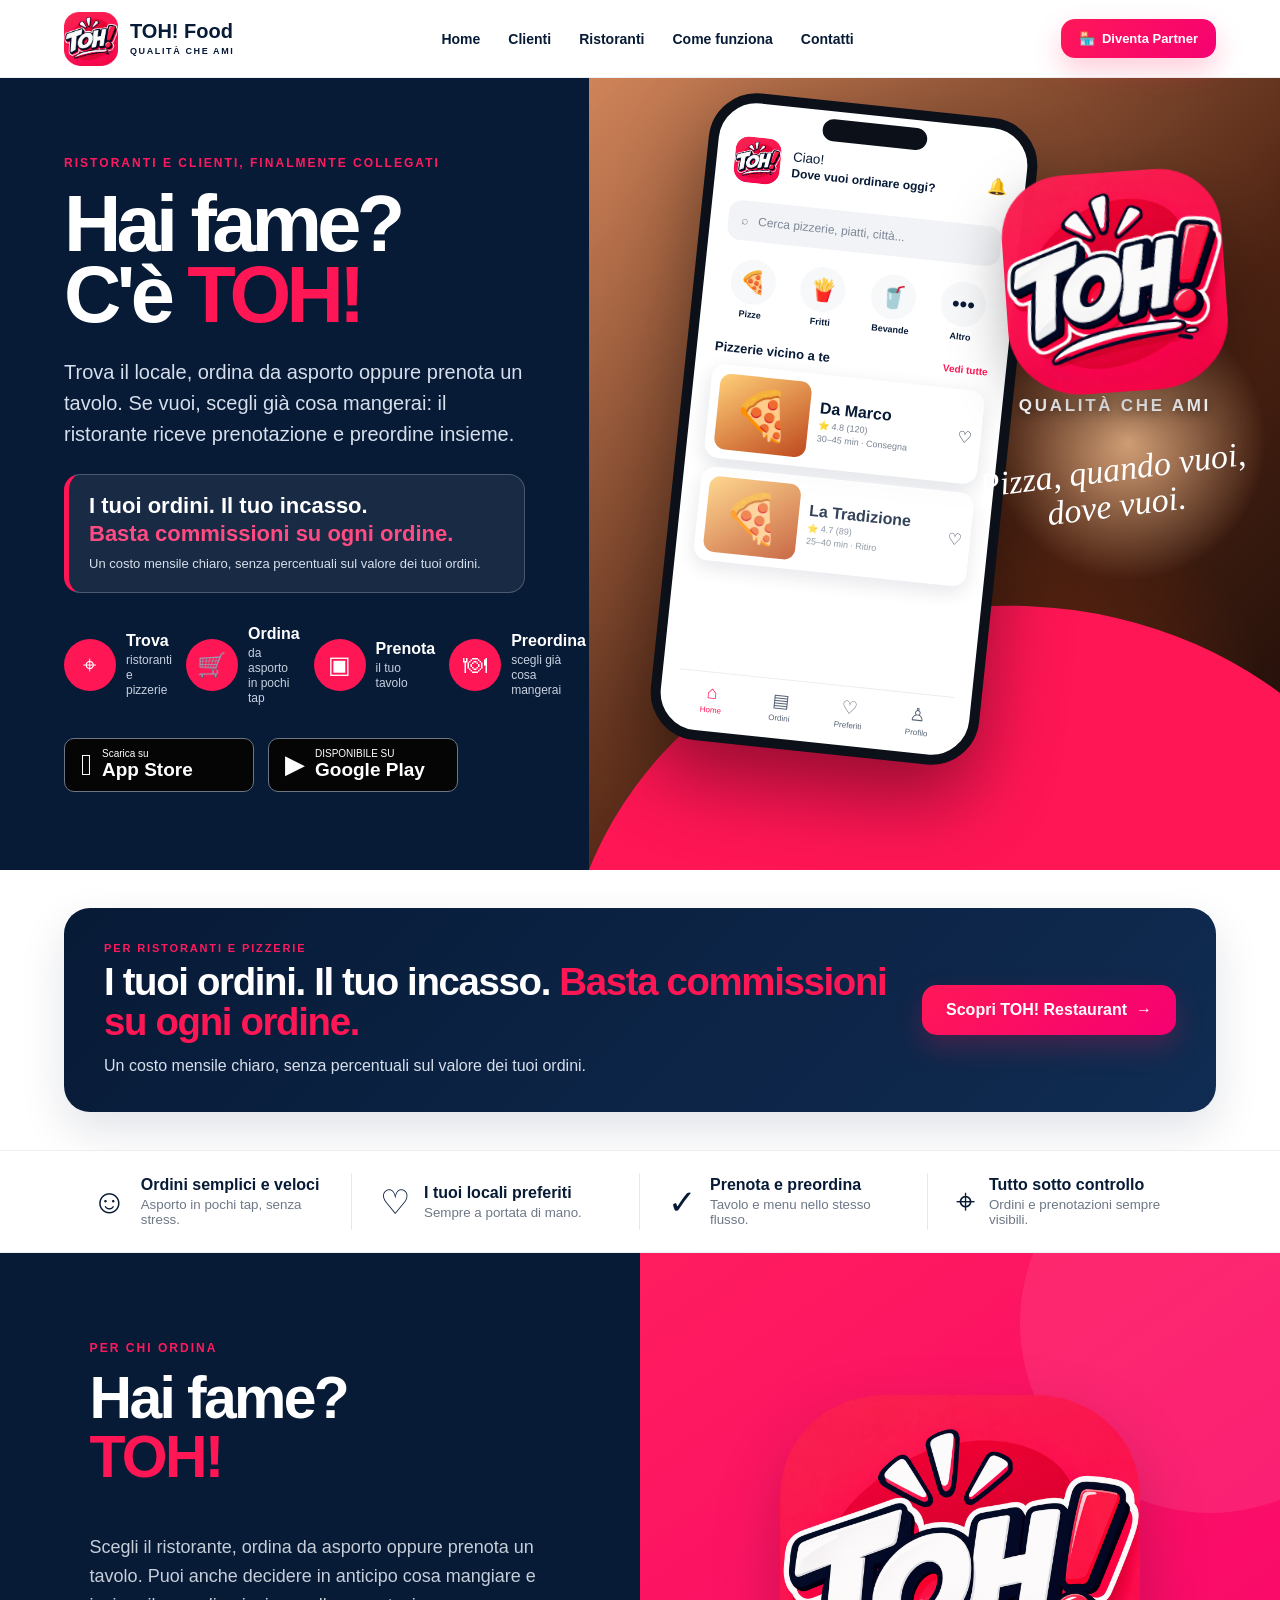
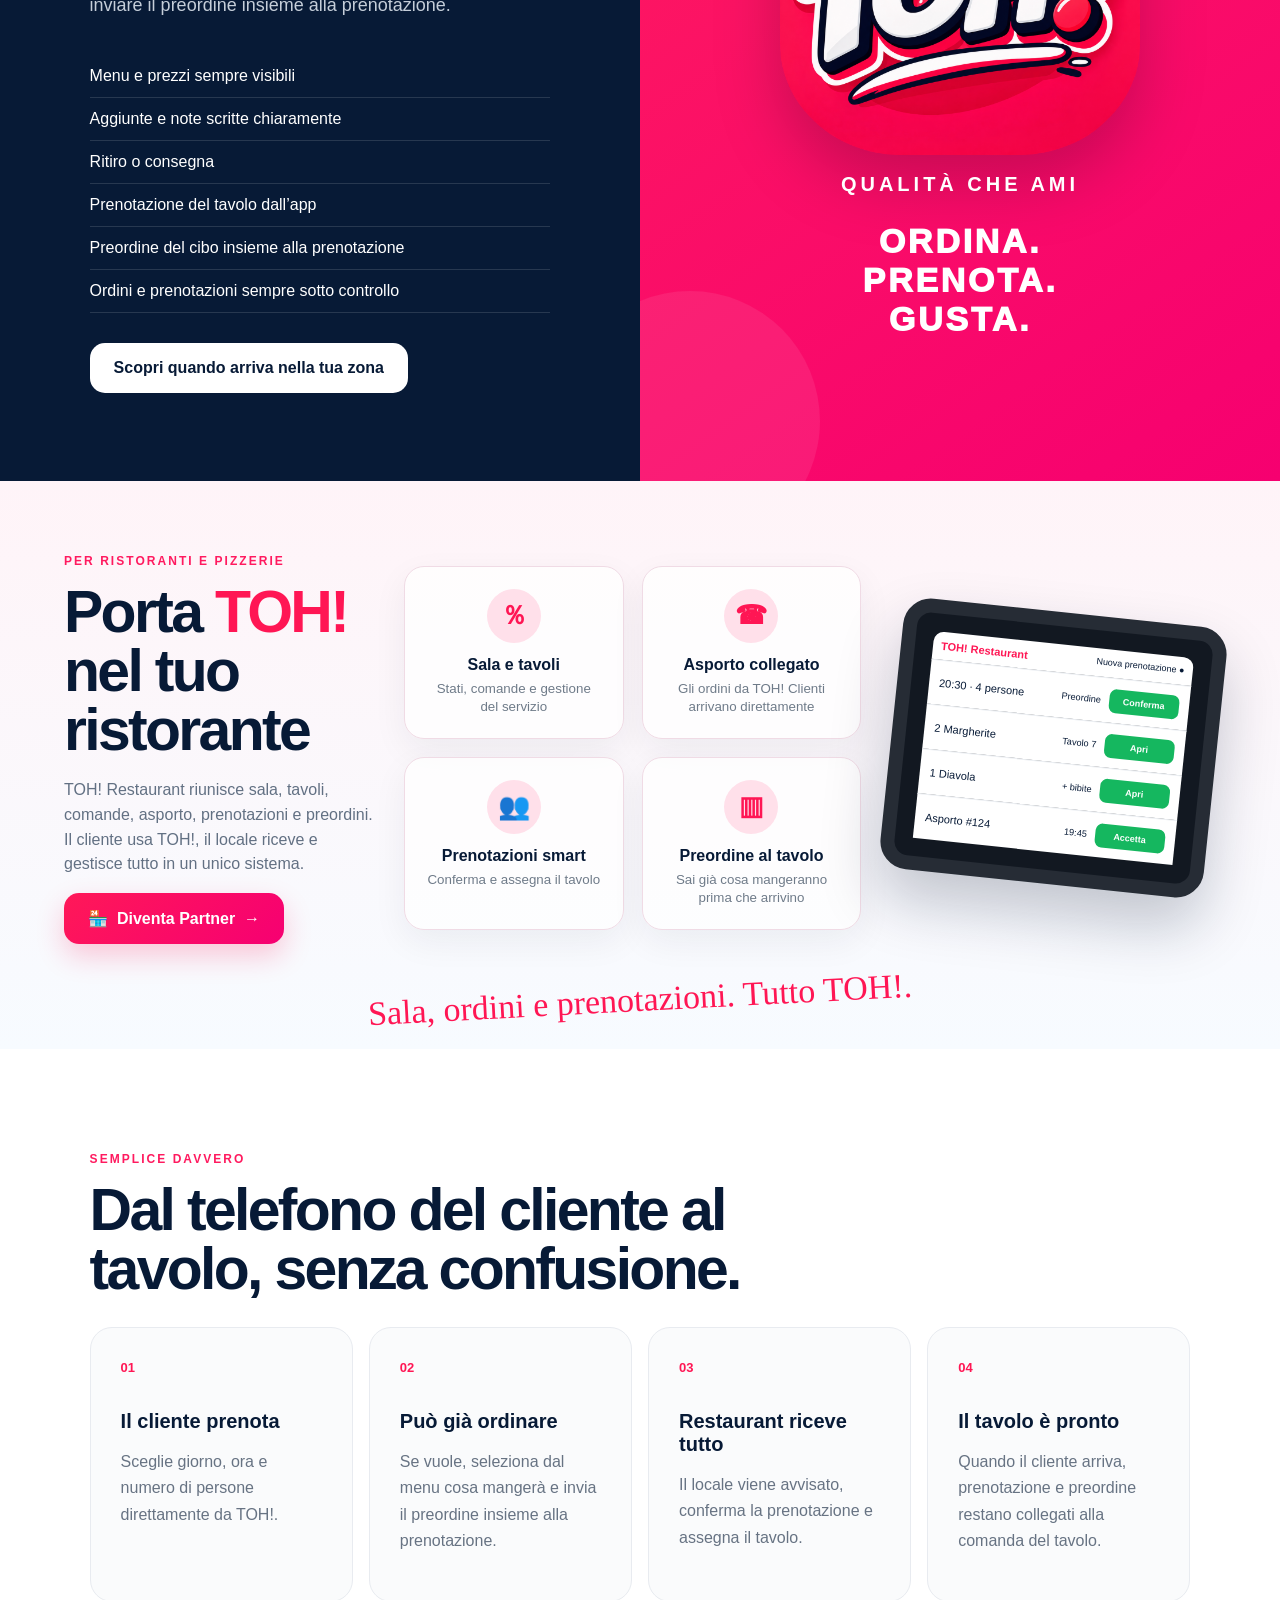
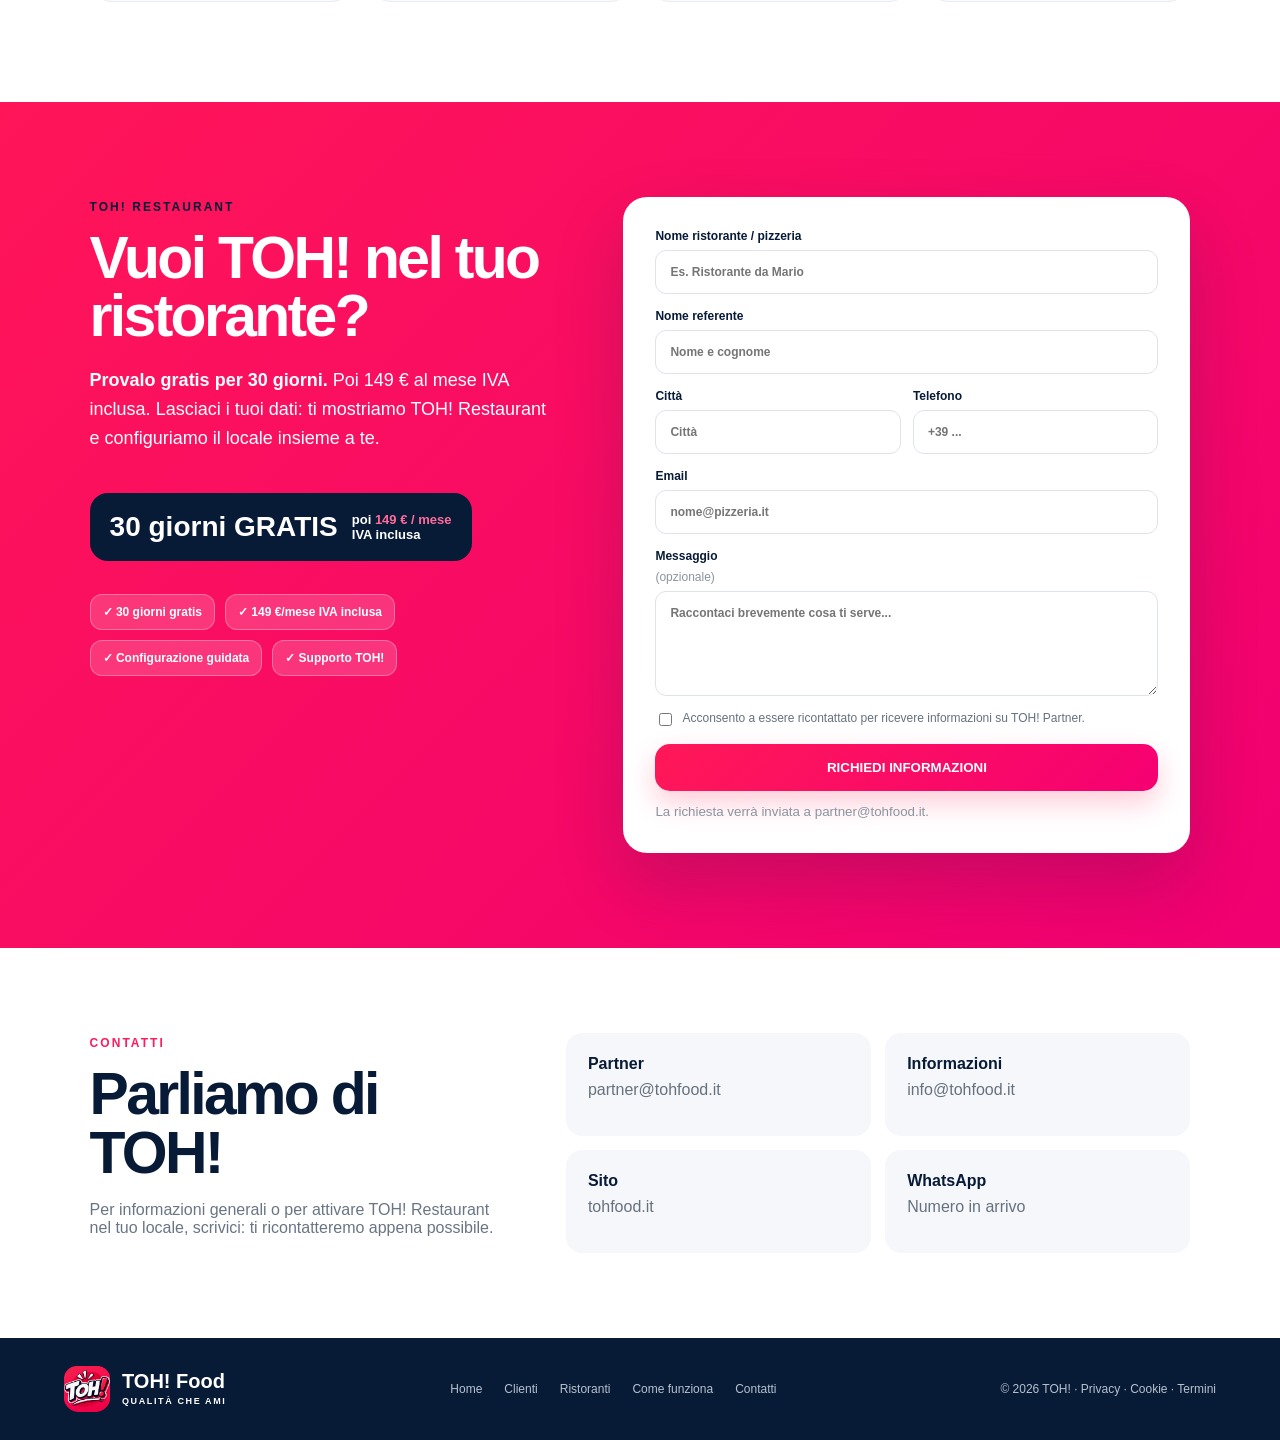
<file: index.html>
<!doctype html>
<html lang="it">
<head>
  <meta charset="utf-8">
  <meta name="viewport" content="width=device-width, initial-scale=1">
  <title>TOH! Food — Ordina, prenota e gestisci il ristorante</title>
  <meta name="description" content="TOH! collega clienti e ristoranti: ordini da asporto, prenotazioni, preordini al tavolo, sala e comande in un unico sistema.">
  <link rel="stylesheet" href="style.css">
</head>
<body>
<header class="nav">
  <a class="brand" href="#top">
    <img src="assets/toh-logo.png" alt="TOH!">
    <div><strong>TOH! Food</strong><small>QUALITÀ CHE AMI</small></div>
  </a>
  <nav>
    <a href="#top">Home</a>
    <a href="#clienti">Clienti</a>
    <a href="#pizzerie">Ristoranti</a>
    <a href="#come-funziona">Come funziona</a>
    <a href="#contatti">Contatti</a>
  </nav>
  <a class="btn small" href="#partner">🏪&nbsp; Diventa Partner</a>
</header>

<main id="top">
<section class="hero">
  <div class="hero-copy">
    <div class="eyebrow">RISTORANTI E CLIENTI, FINALMENTE COLLEGATI</div>
    <h1>Hai fame?<br>C'è <span>TOH!</span></h1>
    <p>Trova il locale, ordina da asporto oppure prenota un tavolo. Se vuoi, scegli già cosa mangerai: il ristorante riceve prenotazione e preordine insieme.</p>

    <div class="hero-commission-message">
      <strong>I tuoi ordini. Il tuo incasso.</strong>
      <span>Basta commissioni su ogni ordine.</span>
      <small>Un costo mensile chiaro, senza percentuali sul valore dei tuoi ordini.</small>
    </div>

    <div class="hero-features">
      <div><span class="ico">⌖</span><p><b>Trova</b><small>ristoranti e pizzerie</small></p></div>
      <div><span class="ico">🛒</span><p><b>Ordina</b><small>da asporto in pochi tap</small></p></div>
      <div><span class="ico">▣</span><p><b>Prenota</b><small>il tuo tavolo</small></p></div>
      <div><span class="ico">🍽</span><p><b>Preordina</b><small>scegli già cosa mangerai</small></p></div>
    </div>

    <div class="store-row">
      <a class="store-badge" href="https://apps.apple.com/it/app/toh/id6810798035"><span class="store-icon"></span><span><small>Scarica su</small><b>App Store</b></span></a>
      <a class="store-badge" href="https://play.google.com/store/apps/details?id=com.toh.clienti"><span class="play">▶</span><span><small>DISPONIBILE SU</small><b>Google Play</b></span></a>
    </div>
  </div>

  <div class="hero-visual">
    <div class="warm-bg"></div>

    <div class="phone">
      <div class="notch"></div>
      <div class="phone-head">
        <img src="assets/toh-logo.png" alt="">
        <div><small>Ciao!</small><b>Dove vuoi ordinare oggi?</b></div>
        <span>🔔</span>
      </div>
      <div class="search">⌕&nbsp;&nbsp; Cerca pizzerie, piatti, città...</div>
      <div class="cats">
        <div><span>🍕</span><small>Pizze</small></div>
        <div><span>🍟</span><small>Fritti</small></div>
        <div><span>🥤</span><small>Bevande</small></div>
        <div><span>•••</span><small>Altro</small></div>
      </div>
      <div class="near"><b>Pizzerie vicino a te</b><a>Vedi tutte</a></div>
      <div class="restaurant">
        <div class="pizza-photo">🍕</div>
        <div class="rtext"><b>Da Marco</b><small>⭐ 4.8 (120)</small><small>30–45 min · Consegna</small></div>
        <span>♡</span>
      </div>
      <div class="restaurant second">
        <div class="pizza-photo">🍕</div>
        <div class="rtext"><b>La Tradizione</b><small>⭐ 4.7 (89)</small><small>25–40 min · Ritiro</small></div>
        <span>♡</span>
      </div>
      <div class="bottom-nav"><span>⌂<small>Home</small></span><span>▤<small>Ordini</small></span><span>♡<small>Preferiti</small></span><span>♙<small>Profilo</small></span></div>
    </div>

    <div class="hero-logo-card">
      <img src="assets/toh-logo.png" alt="TOH!">
      <strong>QUALITÀ CHE AMI</strong>
      <em>Pizza, quando vuoi,<br> dove vuoi.</em>
    </div>
  </div>
</section>

<section class="commission-banner" aria-label="Vantaggio TOH! per ristoranti">
  <div class="commission-banner-inner">
    <span class="commission-kicker">PER RISTORANTI E PIZZERIE</span>
    <h2>I tuoi ordini. Il tuo incasso. <em>Basta commissioni su ogni ordine.</em></h2>
    <p>Un costo mensile chiaro, senza percentuali sul valore dei tuoi ordini.</p>
    <a class="btn commission-btn" href="#partner">Scopri TOH! Restaurant&nbsp; →</a>
  </div>
</section>

<section class="quick-benefits">
  <div><span>☺</span><p><b>Ordini semplici e veloci</b><small>Asporto in pochi tap, senza stress.</small></p></div>
  <div><span>♡</span><p><b>I tuoi locali preferiti</b><small>Sempre a portata di mano.</small></p></div>
  <div><span>✓</span><p><b>Prenota e preordina</b><small>Tavolo e menu nello stesso flusso.</small></p></div>
  <div><span>⌖</span><p><b>Tutto sotto controllo</b><small>Ordini e prenotazioni sempre visibili.</small></p></div>
</section>

<section id="clienti" class="client-section">
  <div class="client-copy">
    <span class="kicker">PER CHI ORDINA</span>
    <h2>Hai fame?<br><em>TOH!</em></h2>
    <p>Scegli il ristorante, ordina da asporto oppure prenota un tavolo. Puoi anche decidere in anticipo cosa mangiare e inviare il preordine insieme alla prenotazione.</p>
    <ul>
      <li>Menu e prezzi sempre visibili</li>
      <li>Aggiunte e note scritte chiaramente</li>
      <li>Ritiro o consegna</li>
      <li>Prenotazione del tavolo dall’app</li>
      <li>Preordine del cibo insieme alla prenotazione</li>
      <li>Ordini e prenotazioni sempre sotto controllo</li>
    </ul>
    <a class="btn light" href="#contatti">Scopri quando arriva nella tua zona</a>
  </div>
  <div class="client-brand-panel">
    <img class="client-main-logo" src="assets/toh-logo.png" alt="TOH!">
    <h3>QUALITÀ CHE AMI</h3>
    <p>ORDINA.<br>PRENOTA.<br>GUSTA.</p>
  </div>
</section>

<section id="pizzerie" class="partner-strip">
  <div class="partner-copy">
    <span class="kicker">PER RISTORANTI E PIZZERIE</span>
    <h2>Porta <em>TOH!</em><br>nel tuo ristorante</h2>
    <p>TOH! Restaurant riunisce sala, tavoli, comande, asporto, prenotazioni e preordini. Il cliente usa TOH!, il locale riceve e gestisce tutto in un unico sistema.</p>
    <a class="btn" href="#partner">🏪&nbsp; Diventa Partner&nbsp; →</a>
  </div>

  <div class="partner-benefits">
    <article><span>％</span><b>Sala e tavoli</b><small>Stati, comande e gestione del servizio</small></article>
    <article><span>☎</span><b>Asporto collegato</b><small>Gli ordini da TOH! Clienti arrivano direttamente</small></article>
    <article><span>👥</span><b>Prenotazioni smart</b><small>Conferma e assegna il tavolo</small></article>
    <article><span>▥</span><b>Preordine al tavolo</b><small>Sai già cosa mangeranno prima che arrivino</small></article>
  </div>

  <div class="terminal-wrap">
    <div class="terminal">
      <div class="terminal-head"><b>TOH! Restaurant</b><span>Nuova prenotazione ●</span></div>
      <div class="order-row"><span>20:30 · 4 persone</span><small>Preordine</small><button>Conferma</button></div>
      <div class="order-row"><span>2 Margherite</span><small>Tavolo 7</small><button>Apri</button></div>
      <div class="order-row"><span>1 Diavola</span><small>+ bibite</small><button>Apri</button></div>
      <div class="order-row"><span>Asporto #124</span><small>19:45</small><button>Accetta</button></div>
    </div>
    <div class="stand"></div>
  </div>

  <div class="partner-manifesto">Sala, ordini e prenotazioni. Tutto TOH!.</div>
</section>

<section id="come-funziona" class="section how">
  <div class="section-head">
    <span>SEMPLICE DAVVERO</span>
    <h2>Dal telefono del cliente al tavolo, senza confusione.</h2>
  </div>
  <div class="steps">
    <article><i>01</i><h3>Il cliente prenota</h3><p>Sceglie giorno, ora e numero di persone direttamente da TOH!.</p></article>
    <article><i>02</i><h3>Può già ordinare</h3><p>Se vuole, seleziona dal menu cosa mangerà e invia il preordine insieme alla prenotazione.</p></article>
    <article><i>03</i><h3>Restaurant riceve tutto</h3><p>Il locale viene avvisato, conferma la prenotazione e assegna il tavolo.</p></article>
    <article><i>04</i><h3>Il tavolo è pronto</h3><p>Quando il cliente arriva, prenotazione e preordine restano collegati alla comanda del tavolo.</p></article>
  </div>
</section>

<section id="partner" class="cta-section">
  <div class="cta-copy">
    <span>TOH! RESTAURANT</span>
    <h2>Vuoi TOH! nel tuo ristorante?</h2>
    <p><b>Provalo gratis per 30 giorni.</b> Poi 149 € al mese IVA inclusa. Lasciaci i tuoi dati: ti mostriamo TOH! Restaurant e configuriamo il locale insieme a te.</p>
    <div class="price-callout"><strong>30 giorni GRATIS</strong><span>poi <em>149 € / mese</em><br>IVA inclusa</span></div>
    <div class="mini-points"><span>✓ 30 giorni gratis</span><span>✓ 149 €/mese IVA inclusa</span><span>✓ Configurazione guidata</span><span>✓ Supporto TOH!</span></div>
  </div>
  <form class="lead-form" id="partnerLeadForm" onsubmit="return submitLead(event)">
    <input type="text" name="website" class="honey" tabindex="-1" autocomplete="off" aria-hidden="true">
    <label>Nome ristorante / pizzeria<input required name="pizzeria" autocomplete="organization" placeholder="Es. Ristorante da Mario"></label>
    <label>Nome referente<input required name="referente" autocomplete="name" placeholder="Nome e cognome"></label>
    <div class="row">
      <label>Città<input required name="citta" autocomplete="address-level2" placeholder="Città"></label>
      <label>Telefono<input required type="tel" name="telefono" autocomplete="tel" placeholder="+39 ..."></label>
    </div>
    <label>Email<input required type="email" name="email" autocomplete="email" placeholder="nome@pizzeria.it"></label>
    <label>Messaggio <span class="optional">(opzionale)</span><textarea name="messaggio" rows="4" placeholder="Raccontaci brevemente cosa ti serve..."></textarea></label>
    <label class="check"><input required type="checkbox" name="consenso_ricontatto" value="Sì"><span>Acconsento a essere ricontattato per ricevere informazioni su TOH! Partner.</span></label>
    <button class="btn full" type="submit">RICHIEDI INFORMAZIONI</button>
    <small id="formNote" aria-live="polite">La richiesta verrà inviata a partner@tohfood.it.</small>
  </form>
</section>

<section id="contatti" class="contact">
  <div>
    <span>CONTATTI</span>
    <h2>Parliamo di TOH!</h2>
    <p>Per informazioni generali o per attivare TOH! Restaurant nel tuo locale, scrivici: ti ricontatteremo appena possibile.</p>
  </div>
  <div class="contact-cards">
    <a href="mailto:partner@tohfood.it"><b>Partner</b><span>partner@tohfood.it</span></a>
    <a href="mailto:info@tohfood.it"><b>Informazioni</b><span>info@tohfood.it</span></a>
    <div><b>Sito</b><span>tohfood.it</span></div>
    <div><b>WhatsApp</b><span>Numero in arrivo</span></div>
  </div>
</section>
</main>

<footer>
  <div class="brand foot"><img src="assets/toh-logo.png" alt="TOH!"><div><strong>TOH! Food</strong><small>QUALITÀ CHE AMI</small></div></div>
  <div class="footer-links"><a href="#top">Home</a><a href="#clienti">Clienti</a><a href="#pizzerie">Ristoranti</a><a href="#come-funziona">Come funziona</a><a href="#contatti">Contatti</a></div>
  <p>© 2026 TOH! · <a href="privacy.html">Privacy</a> · <a href="cookie.html">Cookie</a> · <a href="termini.html">Termini</a></p>
</footer>
<script src="script.js"></script>
</body>
</html>
</file>
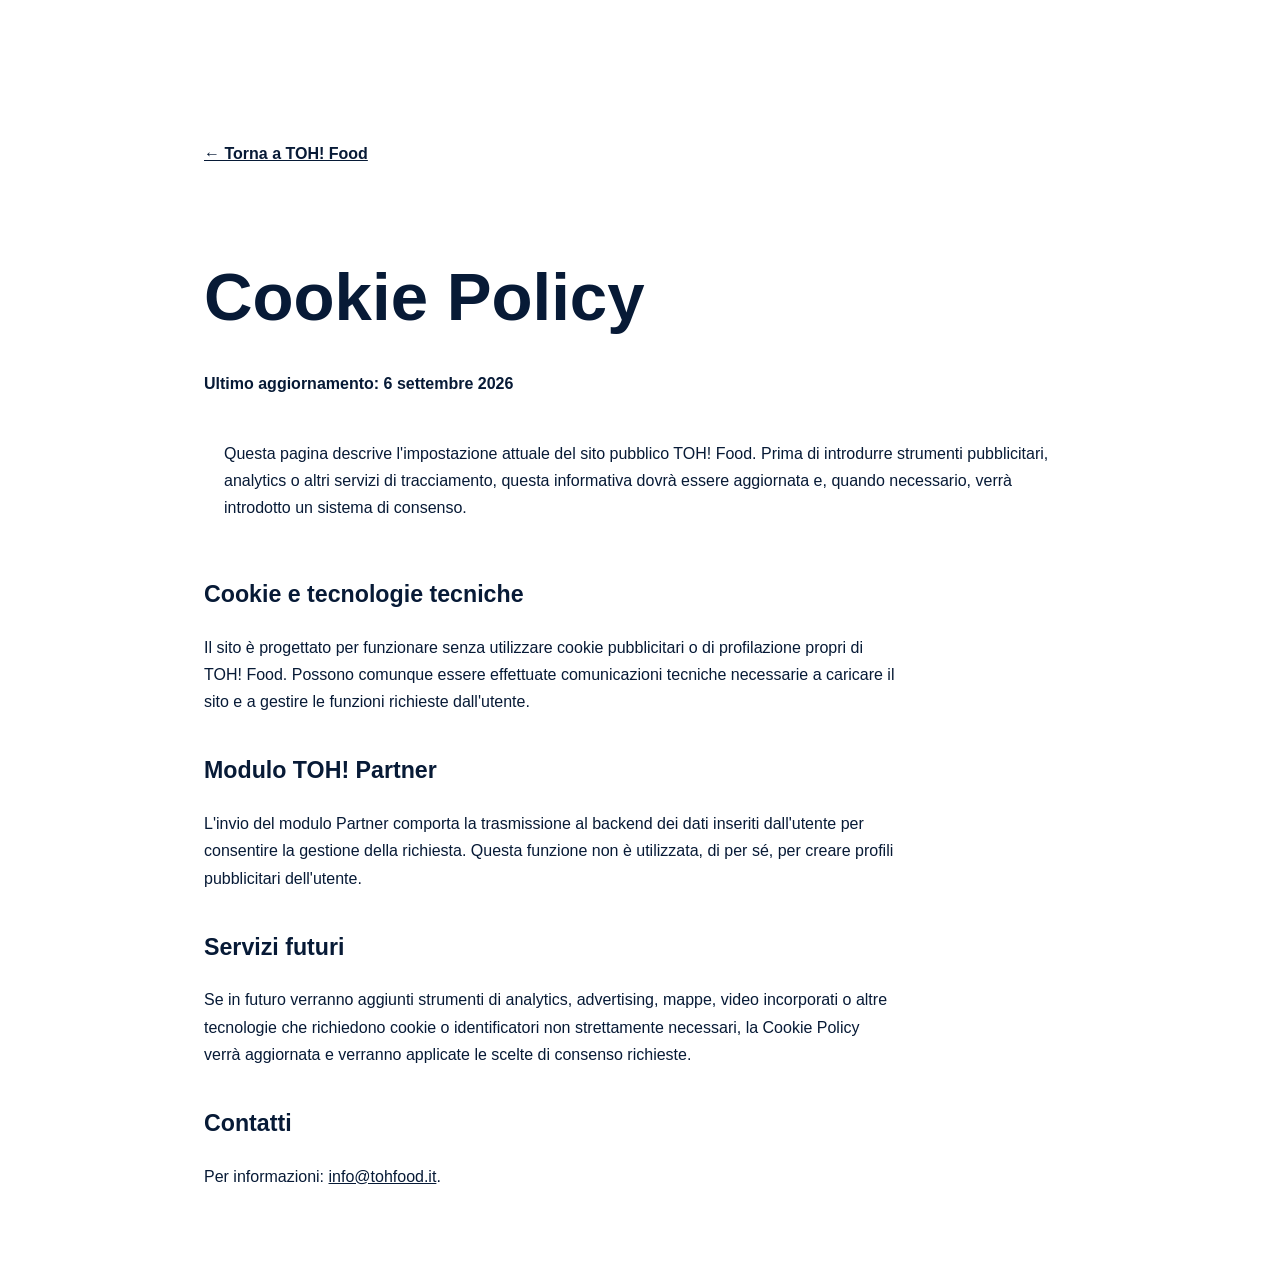
<file: cookie.html>
<!doctype html>
<html lang="it">
<head>
<meta charset="utf-8">
<meta name="viewport" content="width=device-width,initial-scale=1">
<title>Cookie Policy | TOH! Food</title>
<meta name="description" content="Cookie Policy di TOH! Food">
<link rel="stylesheet" href="style.css">
</head>
<body>
<main class="legal-page">
<a class="legal-back" href="index.html">← Torna a TOH! Food</a>

<h1>Cookie Policy</h1>
<p><strong>Ultimo aggiornamento: 6 settembre 2026</strong></p>
<div class="legal-note">Questa pagina descrive l'impostazione attuale del sito pubblico TOH! Food. Prima di introdurre strumenti pubblicitari, analytics o altri servizi di tracciamento, questa informativa dovrà essere aggiornata e, quando necessario, verrà introdotto un sistema di consenso.</div>
<h2>Cookie e tecnologie tecniche</h2>
<p>Il sito è progettato per funzionare senza utilizzare cookie pubblicitari o di profilazione propri di TOH! Food. Possono comunque essere effettuate comunicazioni tecniche necessarie a caricare il sito e a gestire le funzioni richieste dall'utente.</p>
<h2>Modulo TOH! Partner</h2>
<p>L'invio del modulo Partner comporta la trasmissione al backend dei dati inseriti dall'utente per consentire la gestione della richiesta. Questa funzione non è utilizzata, di per sé, per creare profili pubblicitari dell'utente.</p>
<h2>Servizi futuri</h2>
<p>Se in futuro verranno aggiunti strumenti di analytics, advertising, mappe, video incorporati o altre tecnologie che richiedono cookie o identificatori non strettamente necessari, la Cookie Policy verrà aggiornata e verranno applicate le scelte di consenso richieste.</p>
<h2>Contatti</h2>
<p>Per informazioni: <a href="mailto:info@tohfood.it">info@tohfood.it</a>.</p>

</main>
</body>
</html>
</file>
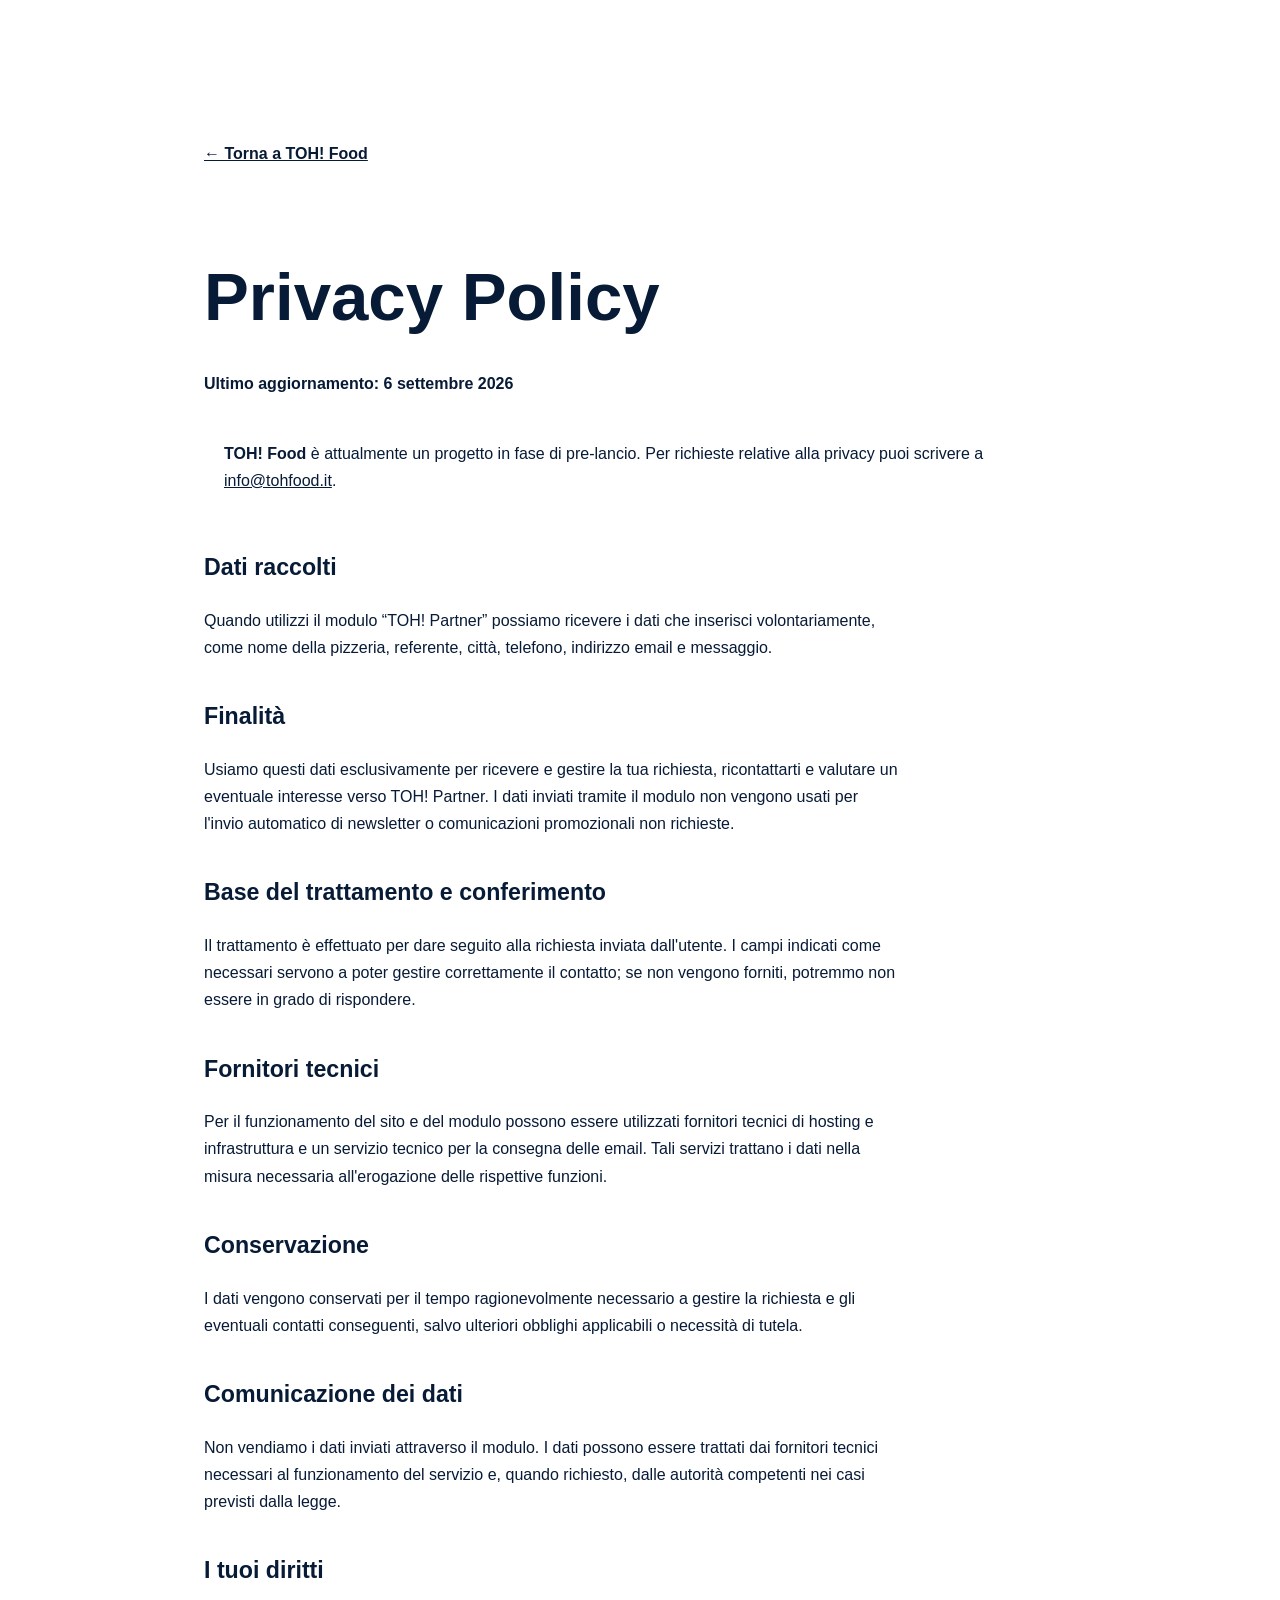
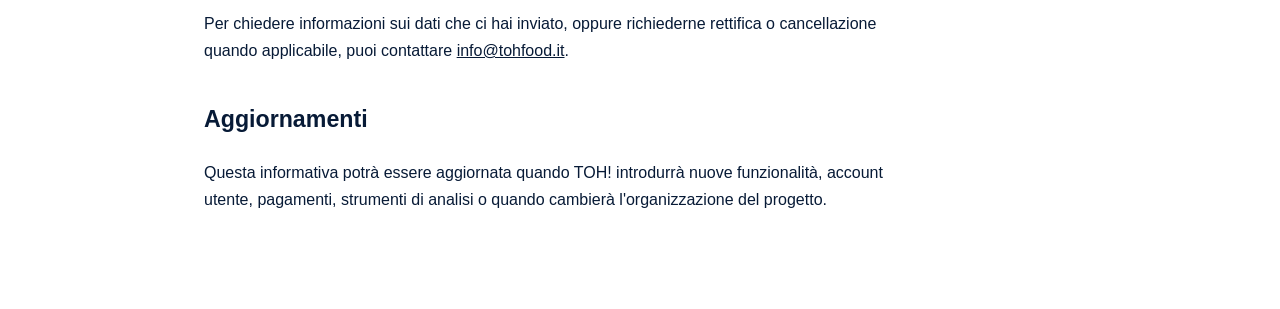
<file: privacy.html>
<!doctype html>
<html lang="it">
<head>
<meta charset="utf-8">
<meta name="viewport" content="width=device-width,initial-scale=1">
<title>Privacy Policy | TOH! Food</title>
<meta name="description" content="Privacy Policy di TOH! Food">
<link rel="stylesheet" href="style.css">
</head>
<body>
<main class="legal-page">
<a class="legal-back" href="index.html">← Torna a TOH! Food</a>

<h1>Privacy Policy</h1>
<p><strong>Ultimo aggiornamento: 6 settembre 2026</strong></p>
<div class="legal-note"><strong>TOH! Food</strong> è attualmente un progetto in fase di pre-lancio. Per richieste relative alla privacy puoi scrivere a <a href="mailto:info@tohfood.it">info@tohfood.it</a>.</div>
<h2>Dati raccolti</h2>
<p>Quando utilizzi il modulo “TOH! Partner” possiamo ricevere i dati che inserisci volontariamente, come nome della pizzeria, referente, città, telefono, indirizzo email e messaggio.</p>
<h2>Finalità</h2>
<p>Usiamo questi dati esclusivamente per ricevere e gestire la tua richiesta, ricontattarti e valutare un eventuale interesse verso TOH! Partner. I dati inviati tramite il modulo non vengono usati per l'invio automatico di newsletter o comunicazioni promozionali non richieste.</p>
<h2>Base del trattamento e conferimento</h2>
<p>Il trattamento è effettuato per dare seguito alla richiesta inviata dall'utente. I campi indicati come necessari servono a poter gestire correttamente il contatto; se non vengono forniti, potremmo non essere in grado di rispondere.</p>
<h2>Fornitori tecnici</h2>
<p>Per il funzionamento del sito e del modulo possono essere utilizzati fornitori tecnici di hosting e infrastruttura e un servizio tecnico per la consegna delle email. Tali servizi trattano i dati nella misura necessaria all'erogazione delle rispettive funzioni.</p>
<h2>Conservazione</h2>
<p>I dati vengono conservati per il tempo ragionevolmente necessario a gestire la richiesta e gli eventuali contatti conseguenti, salvo ulteriori obblighi applicabili o necessità di tutela.</p>
<h2>Comunicazione dei dati</h2>
<p>Non vendiamo i dati inviati attraverso il modulo. I dati possono essere trattati dai fornitori tecnici necessari al funzionamento del servizio e, quando richiesto, dalle autorità competenti nei casi previsti dalla legge.</p>
<h2>I tuoi diritti</h2>
<p>Per chiedere informazioni sui dati che ci hai inviato, oppure richiederne rettifica o cancellazione quando applicabile, puoi contattare <a href="mailto:info@tohfood.it">info@tohfood.it</a>.</p>
<h2>Aggiornamenti</h2>
<p>Questa informativa potrà essere aggiornata quando TOH! introdurrà nuove funzionalità, account utente, pagamenti, strumenti di analisi o quando cambierà l'organizzazione del progetto.</p>

</main>
</body>
</html>
</file>
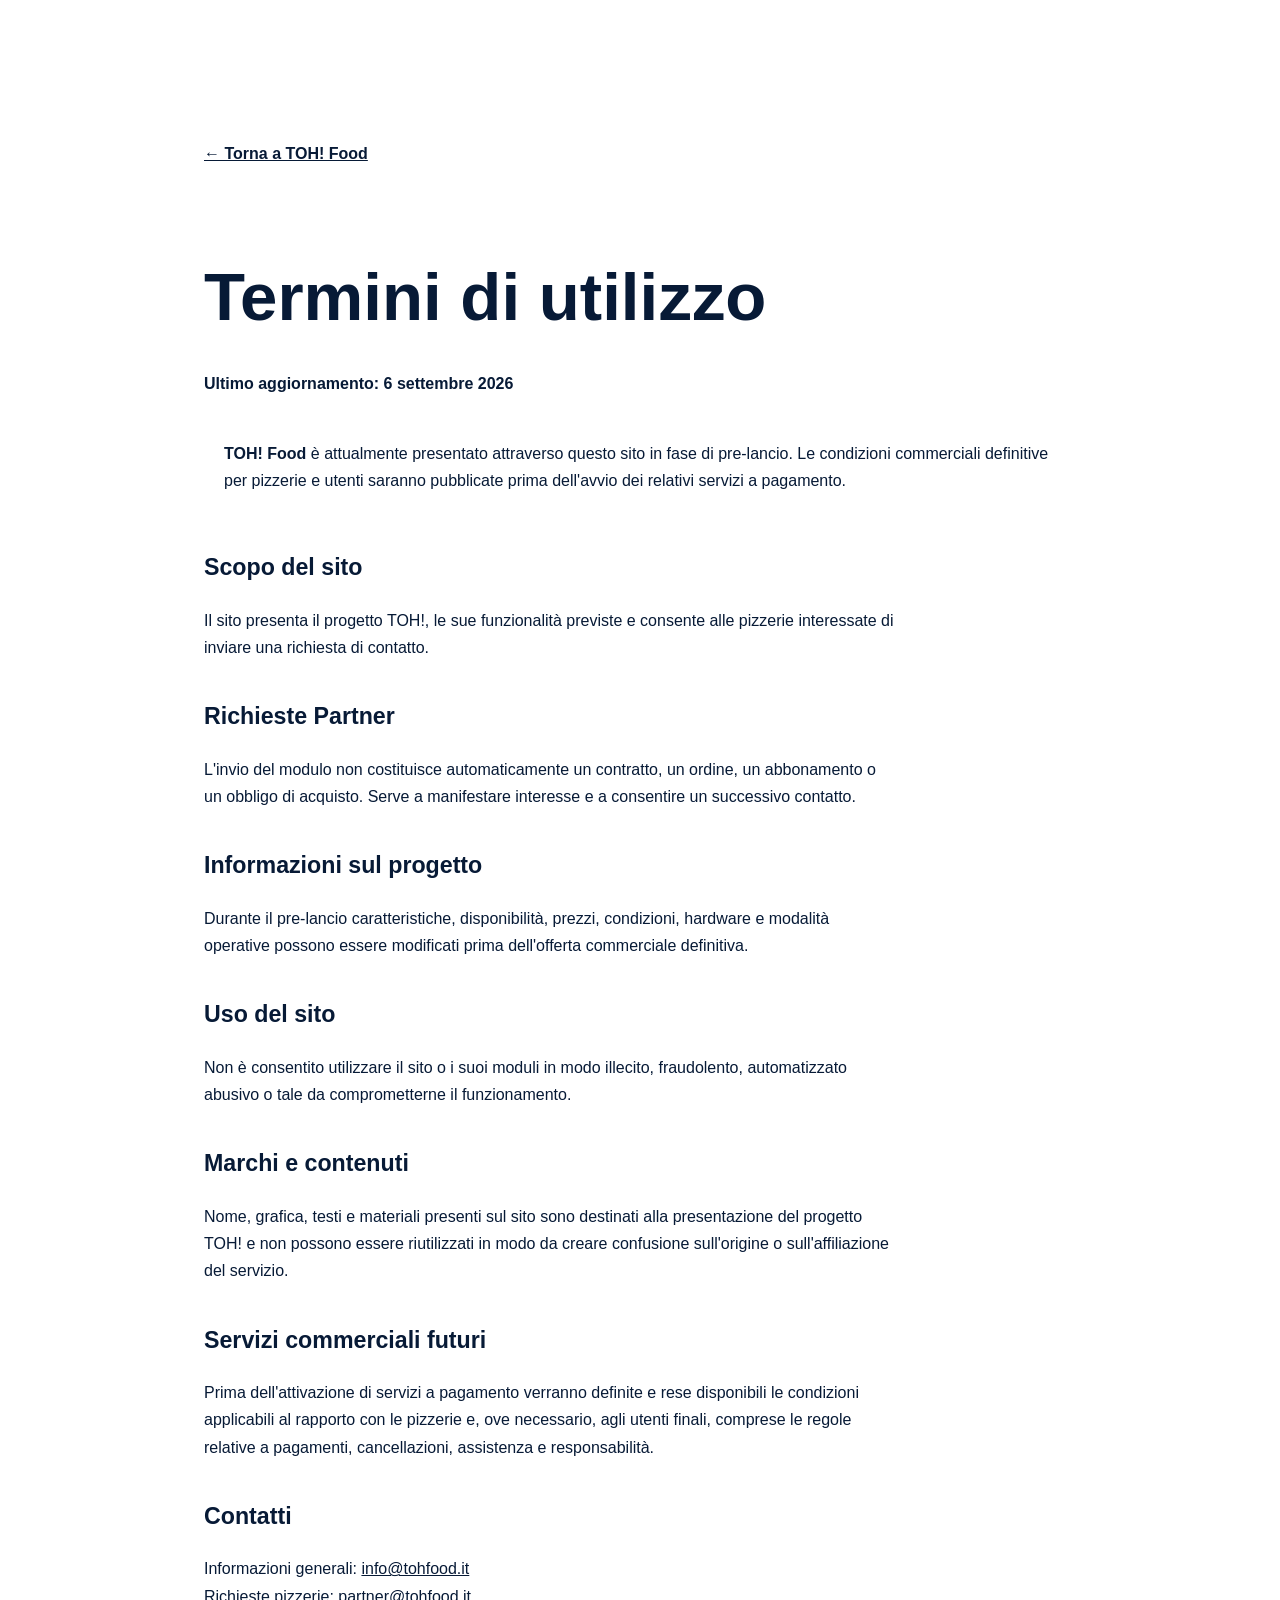
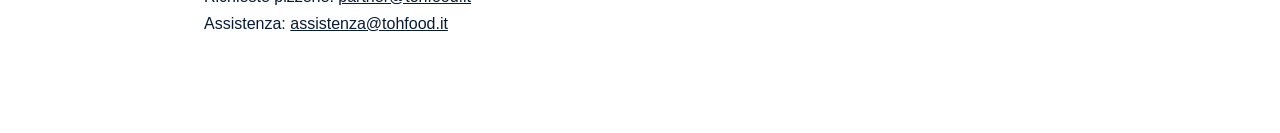
<file: termini.html>
<!doctype html>
<html lang="it">
<head>
<meta charset="utf-8">
<meta name="viewport" content="width=device-width,initial-scale=1">
<title>Termini di utilizzo | TOH! Food</title>
<meta name="description" content="Termini di utilizzo di TOH! Food">
<link rel="stylesheet" href="style.css">
</head>
<body>
<main class="legal-page">
<a class="legal-back" href="index.html">← Torna a TOH! Food</a>

<h1>Termini di utilizzo</h1>
<p><strong>Ultimo aggiornamento: 6 settembre 2026</strong></p>
<div class="legal-note"><strong>TOH! Food</strong> è attualmente presentato attraverso questo sito in fase di pre-lancio. Le condizioni commerciali definitive per pizzerie e utenti saranno pubblicate prima dell'avvio dei relativi servizi a pagamento.</div>
<h2>Scopo del sito</h2>
<p>Il sito presenta il progetto TOH!, le sue funzionalità previste e consente alle pizzerie interessate di inviare una richiesta di contatto.</p>
<h2>Richieste Partner</h2>
<p>L'invio del modulo non costituisce automaticamente un contratto, un ordine, un abbonamento o un obbligo di acquisto. Serve a manifestare interesse e a consentire un successivo contatto.</p>
<h2>Informazioni sul progetto</h2>
<p>Durante il pre-lancio caratteristiche, disponibilità, prezzi, condizioni, hardware e modalità operative possono essere modificati prima dell'offerta commerciale definitiva.</p>
<h2>Uso del sito</h2>
<p>Non è consentito utilizzare il sito o i suoi moduli in modo illecito, fraudolento, automatizzato abusivo o tale da comprometterne il funzionamento.</p>
<h2>Marchi e contenuti</h2>
<p>Nome, grafica, testi e materiali presenti sul sito sono destinati alla presentazione del progetto TOH! e non possono essere riutilizzati in modo da creare confusione sull'origine o sull'affiliazione del servizio.</p>
<h2>Servizi commerciali futuri</h2>
<p>Prima dell'attivazione di servizi a pagamento verranno definite e rese disponibili le condizioni applicabili al rapporto con le pizzerie e, ove necessario, agli utenti finali, comprese le regole relative a pagamenti, cancellazioni, assistenza e responsabilità.</p>
<h2>Contatti</h2>
<p>Informazioni generali: <a href="mailto:info@tohfood.it">info@tohfood.it</a><br>
Richieste pizzerie: <a href="mailto:partner@tohfood.it">partner@tohfood.it</a><br>
Assistenza: <a href="mailto:assistenza@tohfood.it">assistenza@tohfood.it</a></p>

</main>
</body>
</html>
</file>
<file: style.css>
*{box-sizing:border-box}html{scroll-behavior:smooth}body{margin:0;font-family:Inter,ui-sans-serif,-apple-system,BlinkMacSystemFont,"Segoe UI",sans-serif;color:#071a36;background:#fff}a{text-decoration:none;color:inherit}.nav{height:78px;padding:0 max(5vw,24px);display:flex;align-items:center;gap:30px;justify-content:space-between;background:rgba(255,255,255,.96);backdrop-filter:blur(16px);position:sticky;top:0;z-index:30;border-bottom:1px solid #edf0f4}.brand{display:flex;align-items:center;gap:12px;font-weight:900}.brand img{width:54px;height:54px;object-fit:contain}.brand strong{display:block;font-size:20px;line-height:1}.brand small{display:block;font-size:9px;letter-spacing:.18em;margin-top:5px}.nav nav{display:flex;gap:28px;font-size:14px;font-weight:800}.nav nav a:hover{color:#ff1654}.btn{display:inline-flex;align-items:center;justify-content:center;background:linear-gradient(135deg,#ff1858,#f60072);color:white;border:0;border-radius:15px;padding:16px 24px;font-weight:900;box-shadow:0 12px 28px rgba(255,22,84,.22);cursor:pointer}.btn.small{padding:12px 18px;border-radius:14px;font-size:13px}.hero{min-height:710px;display:grid;grid-template-columns:.92fr 1.08fr;background:#071a36;color:#fff;overflow:hidden}.hero-copy{padding:78px max(4vw,64px);align-self:center;position:relative;z-index:2}.eyebrow,.kicker,.section-head span,.cta-copy>span,.contact>div>span{font-size:12px;letter-spacing:.17em;font-weight:900;color:#ff1a5f}.hero h1{font-size:clamp(58px,6.2vw,92px);line-height:.9;letter-spacing:-.06em;margin:18px 0 26px}.hero h1 span,.partner-copy em{color:#ff1654;font-style:normal}.hero-copy>p{font-size:20px;line-height:1.55;color:#d6dfeb;max-width:650px}.hero-features{display:grid;grid-template-columns:repeat(4,1fr);gap:14px;margin:32px 0}.hero-features>div{display:flex;gap:10px;align-items:center}.hero-features .ico{width:52px;height:52px;border-radius:50%;background:#ff1654;display:grid;place-items:center;font-size:24px;flex:0 0 auto}.hero-features p{margin:0}.hero-features b,.hero-features small{display:block}.hero-features small{font-size:12px;color:#c7d1df;line-height:1.25;margin-top:3px}.store-row{display:flex;gap:14px;flex-wrap:wrap;margin-top:28px}.store-badge{background:#050505;color:#fff;border:1px solid #6d7684;border-radius:10px;padding:9px 16px;display:flex;gap:10px;align-items:center;min-width:190px}.store-badge span:last-child{display:flex;flex-direction:column}.store-badge small{font-size:10px}.store-badge b{font-size:19px}.store-icon{font-size:30px}.play{font-size:26px}.hero-visual{position:relative;min-height:710px;overflow:hidden;background:linear-gradient(145deg,#ffd0df,#ff1654)}.warm-bg{position:absolute;inset:0;background:radial-gradient(circle at 78% 46%,rgba(255,194,140,.8),transparent 20%),radial-gradient(circle at 70% 78%,rgba(123,39,10,.55),transparent 24%),linear-gradient(135deg,#d78353 0%,#50210f 58%,#190b08 100%);filter:saturate(.9)}.hero-visual:after{content:"";position:absolute;left:-7%;bottom:-15%;width:125%;height:48%;background:#ff1654;border-radius:50% 50% 0 0/100% 100% 0 0;transform:rotate(-7deg)}.phone{position:absolute;z-index:5;left:13%;top:26px;width:330px;height:650px;background:#fff;color:#071a36;border:10px solid #0b1019;border-radius:48px;padding:34px 18px 16px;box-shadow:0 35px 80px rgba(0,0,0,.42);transform:rotate(6deg)}.notch{position:absolute;top:8px;left:50%;transform:translateX(-50%);width:105px;height:22px;background:#0b1019;border-radius:20px}.phone-head{display:grid;grid-template-columns:48px 1fr auto;gap:10px;align-items:center}.phone-head img{width:46px;height:46px;border-radius:13px}.phone-head small,.phone-head b{display:block}.phone-head b{font-size:12px;margin-top:2px}.search{background:#f1f3f6;border-radius:13px;padding:13px;margin:18px 0;font-size:12px;color:#7c8796}.cats{display:grid;grid-template-columns:repeat(4,1fr);gap:8px;text-align:center}.cats div{display:flex;flex-direction:column;gap:5px;align-items:center}.cats span{width:45px;height:45px;background:#f7f8fa;border-radius:50%;display:grid;place-items:center;font-size:22px}.cats small{font-size:9px;font-weight:800}.near{display:flex;justify-content:space-between;margin:22px 0 10px;font-size:13px}.near a{color:#ff1654;font-size:10px;font-weight:800}.restaurant{display:grid;grid-template-columns:92px 1fr auto;gap:10px;align-items:center;padding:9px;background:#fff;border-radius:14px;box-shadow:0 7px 20px rgba(7,26,54,.12);margin-bottom:9px}.pizza-photo{height:76px;border-radius:11px;background:linear-gradient(145deg,#ffcf78,#be491e);display:grid;place-items:center;font-size:48px}.rtext b,.rtext small{display:block}.rtext small{font-size:9px;color:#778291;margin-top:3px}.second{opacity:.82}.bottom-nav{position:absolute;left:17px;right:17px;bottom:16px;padding-top:10px;border-top:1px solid #ebedf1;display:grid;grid-template-columns:repeat(4,1fr);text-align:center}.bottom-nav span{font-size:18px;color:#546174}.bottom-nav span:first-child{color:#ff1654}.bottom-nav small{display:block;font-size:8px;margin-top:2px}.hero-logo-card{position:absolute;z-index:6;right:4%;top:94px;width:275px;text-align:center;color:white}.hero-logo-card img{width:220px;height:220px;object-fit:contain;filter:drop-shadow(0 20px 28px rgba(0,0,0,.3));transform:rotate(-4deg)}.hero-logo-card strong{display:block;letter-spacing:.16em;font-size:17px;text-shadow:0 2px 10px rgba(0,0,0,.5)}.hero-logo-card em{display:block;margin-top:36px;font-family:"Brush Script MT","Segoe Script",cursive;font-size:34px;line-height:1.05;color:#fff;transform:rotate(-7deg)}.quick-benefits{display:grid;grid-template-columns:repeat(4,1fr);gap:0;background:#fff;padding:22px max(5vw,34px);border-bottom:1px solid #eef1f5}.quick-benefits>div{display:flex;gap:14px;align-items:center;padding:3px 28px;border-right:1px solid #e5e8ee}.quick-benefits>div:last-child{border-right:0}.quick-benefits>div>span{font-size:34px}.quick-benefits p{margin:0}.quick-benefits b,.quick-benefits small{display:block}.quick-benefits small{color:#6d7886;margin-top:3px}.client-section{display:grid;grid-template-columns:1fr 1fr;min-height:660px;background:#071a36;color:#fff}.client-copy{padding:88px max(7vw,60px);display:flex;flex-direction:column;justify-content:center}.client-copy h2,.partner-copy h2,.section-head h2,.cta-section h2,.contact h2{font-size:clamp(42px,4.6vw,66px);line-height:1;letter-spacing:-.045em;margin:14px 0 28px}.client-copy h2 em{font-style:normal;color:#ff1654}.client-copy>p{color:#c5ced9;font-size:18px;line-height:1.6;max-width:620px}.client-copy ul{padding:0;list-style:none;margin:18px 0 30px}.client-copy li{padding:12px 0;border-bottom:1px solid rgba(255,255,255,.13)}.btn.light{background:white;color:#071a36;box-shadow:none;align-self:flex-start}.client-brand-panel{background:linear-gradient(145deg,#ff1c5e,#f60070);display:flex;flex-direction:column;align-items:center;justify-content:center;text-align:center;padding:50px;position:relative;overflow:hidden}.client-brand-panel:before,.client-brand-panel:after{content:"";position:absolute;border-radius:50%;background:rgba(255,255,255,.08)}.client-brand-panel:before{width:380px;height:380px;right:-120px;top:-120px}.client-brand-panel:after{width:260px;height:260px;left:-80px;bottom:-70px}.client-main-logo{width:min(360px,70%);filter:drop-shadow(0 28px 32px rgba(0,0,0,.2));position:relative;z-index:2}.client-brand-panel h3{letter-spacing:.2em;font-size:20px;margin:18px 0 26px;position:relative;z-index:2}.client-brand-panel p{font-size:34px;font-weight:950;line-height:1.15;letter-spacing:.08em;margin:0;position:relative;z-index:2}.partner-strip{display:grid;grid-template-columns:1.05fr 1.55fr 1.1fr;gap:30px;padding:70px max(5vw,42px) 105px;background:linear-gradient(180deg,#fff4f8 0,#f7fbff 100%);position:relative;overflow:hidden}.partner-copy{align-self:center}.partner-copy h2{margin-bottom:18px}.partner-copy p{color:#627083;line-height:1.55;max-width:480px}.partner-benefits{display:grid;grid-template-columns:repeat(2,1fr);gap:18px;align-content:center}.partner-benefits article{background:rgba(255,255,255,.78);border:1px solid #f0dbe5;border-radius:20px;padding:22px;text-align:center;box-shadow:0 12px 35px rgba(7,26,54,.06)}.partner-benefits article>span{width:54px;height:54px;border-radius:50%;background:#ffe0ea;color:#ff1654;display:grid;place-items:center;margin:0 auto 13px;font-size:26px;font-weight:900}.partner-benefits b,.partner-benefits small{display:block}.partner-benefits small{margin-top:6px;color:#6f7b89;line-height:1.35}.terminal-wrap{display:flex;align-items:center;justify-content:center;position:relative}.terminal{width:min(370px,100%);background:#121821;border:14px solid #262c35;border-radius:28px;padding:18px;color:#071a36;box-shadow:0 30px 60px rgba(7,26,54,.23);transform:rotate(6deg)}.terminal-head{display:flex;justify-content:space-between;background:#fff;padding:8px;border-radius:10px 10px 0 0;font-size:11px}.terminal-head b{color:#ff1654}.terminal-head span{font-size:9px}.order-row{background:#fff;display:grid;grid-template-columns:1fr auto 70px;gap:8px;align-items:center;padding:10px;border-top:1px solid #eceff3;font-size:11px}.order-row button{border:0;background:#15b75f;color:white;border-radius:7px;padding:7px;font-size:9px;font-weight:900}.order-row button.pink{background:#ff1654}.stand{position:absolute;width:190px;height:80px;background:#2b313a;bottom:-55px;border-radius:10px 10px 25px 25px;z-index:-1;transform:skewX(-9deg)}.partner-manifesto{position:absolute;left:50%;bottom:30px;transform:translateX(-50%) rotate(-3deg);font-family:"Brush Script MT","Segoe Script",cursive;color:#ff1654;font-size:34px;white-space:nowrap}.section{padding:100px max(7vw,40px);background:#fff}.section-head{max-width:820px}.steps{display:grid;grid-template-columns:repeat(4,1fr);gap:16px}.steps article{padding:30px;border:1px solid #e8ebf0;border-radius:22px;background:#fafbfc}.steps i{font-style:normal;font-size:13px;color:#ff1654;font-weight:900}.steps h3{font-size:20px;margin:34px 0 10px}.steps p{color:#677383;line-height:1.65}.cta-section{padding:95px max(7vw,40px);display:grid;grid-template-columns:.9fr 1.1fr;gap:70px;background:linear-gradient(135deg,#ff1558,#f00071);color:#fff}.cta-copy>span{color:#071a36}.cta-copy h2{margin-bottom:20px}.cta-copy>p{font-size:18px;line-height:1.6;max-width:580px}.mini-points{display:flex;flex-wrap:wrap;gap:10px;margin-top:25px}.mini-points span{background:rgba(255,255,255,.17);border:1px solid rgba(255,255,255,.3);padding:10px 12px;border-radius:12px;font-size:12px;font-weight:800}.lead-form{background:#fff;color:#071a36;padding:32px;border-radius:24px;box-shadow:0 30px 70px rgba(7,26,54,.18)}.lead-form label{font-size:12px;font-weight:900;display:flex;flex-direction:column;gap:7px;margin-bottom:15px}.lead-form input{border:1px solid #dfe3ea;border-radius:11px;padding:14px;font:inherit;outline:none}.lead-form input:focus{border-color:#ff1654}.row{display:grid;grid-template-columns:1fr 1fr;gap:12px}.lead-form .check{flex-direction:row;font-weight:500;color:#66717e;align-items:flex-start}.lead-form .check input{margin-top:2px}.full{width:100%}.lead-form small{display:block;margin-top:12px;color:#8b94a0;line-height:1.4}.contact{padding:85px max(7vw,40px);display:grid;grid-template-columns:.8fr 1.2fr;gap:60px;background:#fff}.contact h2{margin-bottom:18px}.contact p{color:#697584}.contact-cards{display:grid;grid-template-columns:1fr 1fr;gap:14px}.contact-cards>*{background:#f6f7fa;border-radius:16px;padding:22px;display:flex;flex-direction:column;gap:8px}.contact-cards span{color:#66717e}footer{background:#071a36;color:#b8c2ce;display:grid;grid-template-columns:auto 1fr auto;align-items:center;gap:28px;padding:28px max(5vw,24px);font-size:12px}.foot{color:white}.foot img{width:46px;height:46px}.footer-links{display:flex;gap:22px;justify-content:center}.footer-links a:hover{color:#fff}.lead-form textarea{border:1px solid #dfe3ea;border-radius:11px;padding:14px;font:inherit;outline:none;resize:vertical;min-height:105px}.lead-form textarea:focus{border-color:#ff1654}.lead-form .optional{font-weight:500;color:#8b94a0}.lead-form .honey{display:none!important}.lead-form button:disabled{opacity:.72;cursor:wait}.lead-form .form-note.success{color:#0b7a3b;font-weight:700}.lead-form .form-note.error{color:#b42318;font-weight:700}.lead-form .form-note.sending{color:#66717e}@media(max-width:1120px){.hero{grid-template-columns:1fr}.hero-visual{min-height:700px}.hero-features{grid-template-columns:repeat(2,1fr)}.partner-strip{grid-template-columns:1fr 1fr}.terminal-wrap{grid-column:2;grid-row:1/3}.partner-manifesto{left:29%;transform:translateX(-50%) rotate(-3deg)}}@media(max-width:900px){.nav nav{display:none}.hero-copy{padding:60px 7vw}.hero-visual{min-height:650px}.phone{left:7%;transform:scale(.92) rotate(5deg);transform-origin:top left}.hero-logo-card{right:2%;width:240px}.quick-benefits{grid-template-columns:1fr 1fr}.quick-benefits>div:nth-child(2){border-right:0}.client-section,.cta-section,.contact{grid-template-columns:1fr}.partner-strip{grid-template-columns:1fr}.terminal-wrap{grid-column:auto;grid-row:auto;min-height:420px}.partner-benefits{grid-template-columns:1fr 1fr}.partner-manifesto{position:static;transform:none;text-align:center;grid-column:1;font-size:28px}.steps{grid-template-columns:1fr 1fr}footer{grid-template-columns:1fr;text-align:center}.footer-links{flex-wrap:wrap}.foot{justify-content:center}}@media(max-width:560px){.nav{height:68px}.brand div{display:none}.brand img{width:48px;height:48px}.hero-copy{padding:46px 22px}.hero h1{font-size:56px}.hero-copy>p{font-size:17px}.hero-features{grid-template-columns:1fr 1fr}.hero-features .ico{width:46px;height:46px}.store-row{flex-direction:column}.store-badge{width:100%}.hero-visual{min-height:560px}.phone{left:50%;top:20px;transform:translateX(-50%) scale(.78) rotate(4deg);transform-origin:top center}.hero-logo-card{display:none}.quick-benefits{grid-template-columns:1fr}.quick-benefits>div{border-right:0;border-bottom:1px solid #e8ebef;padding:13px 4px}.client-copy{padding:70px 22px}.client-brand-panel{min-height:520px}.partner-strip{padding:65px 22px 55px}.partner-benefits{grid-template-columns:1fr 1fr}.partner-benefits article{padding:16px}.section{padding:75px 22px}.steps{grid-template-columns:1fr}.row{grid-template-columns:1fr}.cta-section,.contact{padding:70px 22px}.contact-cards{grid-template-columns:1fr}.client-copy h2,.partner-copy h2,.section-head h2,.cta-section h2,.contact h2{font-size:42px}}
/* Legal pages v2.3 */
.legal-page{max-width:920px;margin:0 auto;padding:140px 24px 80px;line-height:1.7}
.legal-page h1{font-size:clamp(2.2rem,6vw,4.2rem);margin-bottom:12px}
.legal-page h2{margin-top:36px;font-size:1.45rem}
.legal-page p,.legal-page li{max-width:78ch}
.legal-note{padding:18px 20px;border-radius:18px;background:rgba(255,255,255,.08);margin:24px 0}
.legal-back{display:inline-block;margin-bottom:28px;text-decoration:none;font-weight:800}
.legal-page a{text-decoration:underline}

/* TOH! v2.4 - offerta Restaurant */
.price-callout{margin:22px 0 8px;padding:18px 20px;border-radius:18px;background:#071a36;color:#fff;display:inline-flex;gap:14px;align-items:center;flex-wrap:wrap}.price-callout strong{font-size:28px;color:#fff}.price-callout span{font-size:13px;font-weight:800}.price-callout em{font-style:normal;color:#ff6b9b;font-weight:900}

/* v2.4.1 — Mobile overflow fix */
html,body{width:100%;max-width:100%;overflow-x:hidden}
img,svg,video,canvas{max-width:100%;height:auto}
.hero>*,.client-section>*,.partner-strip>*,.cta-section>*,.contact>*,.steps>*,.quick-benefits>*,footer>*{min-width:0}
.partner-copy,.partner-benefits,.terminal-wrap,.lead-form,.contact-cards{max-width:100%}

@media(max-width:560px){
  .nav{padding-left:16px;padding-right:16px;gap:10px}
  .nav .btn.small{padding:11px 13px;font-size:12px;white-space:nowrap}
  .hero,.hero-copy,.hero-visual,.quick-benefits,.client-section,.partner-strip,.section,.cta-section,.contact,footer{width:100%;max-width:100%}
  .hero h1{font-size:clamp(46px,15vw,56px)}
  .hero-features{gap:10px}
  .hero-features>div{min-width:0}
  .hero-features p{min-width:0}
  .hero-features small{overflow-wrap:anywhere}
  .phone{width:330px;max-width:none}
  .partner-benefits{grid-template-columns:1fr;gap:12px}
  .terminal-wrap{width:100%;min-height:390px;padding:0 6px;overflow:visible}
  .terminal{width:min(340px,92vw);max-width:92vw;transform:rotate(2deg);border-width:10px;padding:12px}
  .terminal-head{gap:8px;flex-wrap:wrap}
  .order-row{grid-template-columns:minmax(0,1fr) auto 64px;gap:6px}
  .order-row span,.order-row small{min-width:0;overflow-wrap:anywhere}
  .stand{width:150px;bottom:-45px}
  .partner-manifesto{width:100%;white-space:normal;overflow-wrap:anywhere;padding:0 8px}
  .lead-form{width:100%;padding:22px 16px}
  .lead-form input,.lead-form textarea{width:100%;min-width:0}
  .mini-points{max-width:100%}
  .mini-points span{max-width:100%}
  .contact-cards>*{min-width:0;overflow-wrap:anywhere}
  footer{padding-left:18px;padding-right:18px}
  .footer-links{max-width:100%;gap:14px}
}

/* v2.4.2 — messaggio commissioni in Home */
.commission-banner{background:#fff;padding:38px max(5vw,34px);border-bottom:1px solid #eef1f5}
.commission-banner-inner{max-width:1240px;margin:0 auto;background:linear-gradient(135deg,#071a36 0%,#102c52 100%);color:#fff;border-radius:26px;padding:34px 40px;display:grid;grid-template-columns:1fr auto;column-gap:34px;align-items:center;box-shadow:0 18px 45px rgba(7,26,54,.12)}
.commission-kicker{grid-column:1;font-size:11px;letter-spacing:.17em;font-weight:900;color:#ff1a5f;margin-bottom:8px}
.commission-banner h2{grid-column:1;margin:0;font-size:clamp(28px,3vw,44px);line-height:1.05;letter-spacing:-.035em}
.commission-banner h2 em{font-style:normal;color:#ff1654}
.commission-banner p{grid-column:1;margin:12px 0 0;color:#d6dfeb;font-size:16px;line-height:1.5}
.commission-btn{grid-column:2;grid-row:1/4;white-space:nowrap}
@media(max-width:900px){.commission-banner-inner{grid-template-columns:1fr}.commission-btn{grid-column:1;grid-row:auto;margin-top:22px;justify-self:start}}
@media(max-width:560px){.commission-banner{padding:22px}.commission-banner-inner{padding:28px 22px;border-radius:20px}.commission-banner h2{font-size:32px}.commission-banner p{font-size:15px}.commission-btn{width:100%}}

/* v2.4.3 — messaggio commissioni visibile direttamente nella Hero */
.hero-commission-message{margin:24px 0 4px;padding:18px 20px;border:1px solid rgba(255,255,255,.22);border-left:5px solid #ff1654;border-radius:16px;background:rgba(255,255,255,.07);max-width:650px}
.hero-commission-message strong,.hero-commission-message span,.hero-commission-message small{display:block}
.hero-commission-message strong{font-size:22px;color:#fff}
.hero-commission-message span{font-size:22px;font-weight:900;color:#ff4b82;margin-top:2px}
.hero-commission-message small{font-size:13px;line-height:1.45;color:#d6dfeb;margin-top:8px}
@media(max-width:560px){.hero-commission-message{padding:15px 16px;margin-top:20px}.hero-commission-message strong,.hero-commission-message span{font-size:19px}}
</file>
